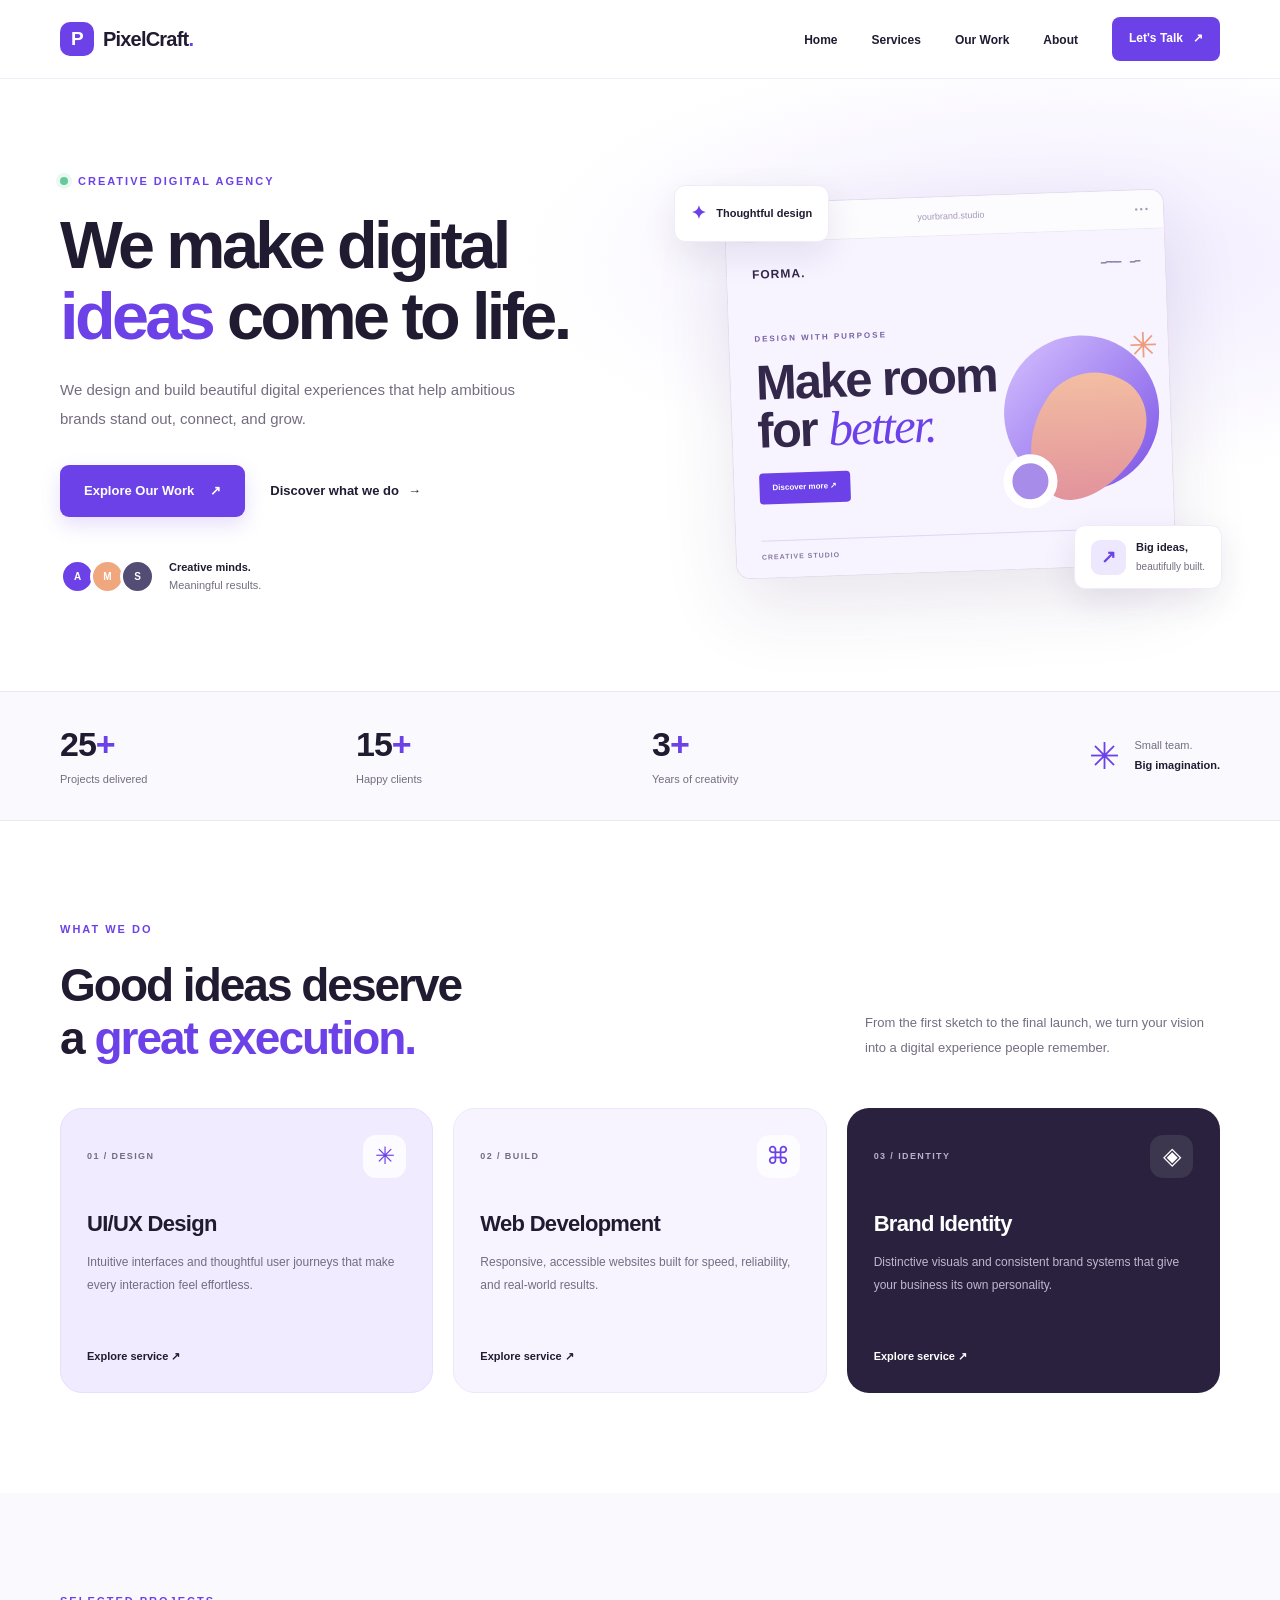
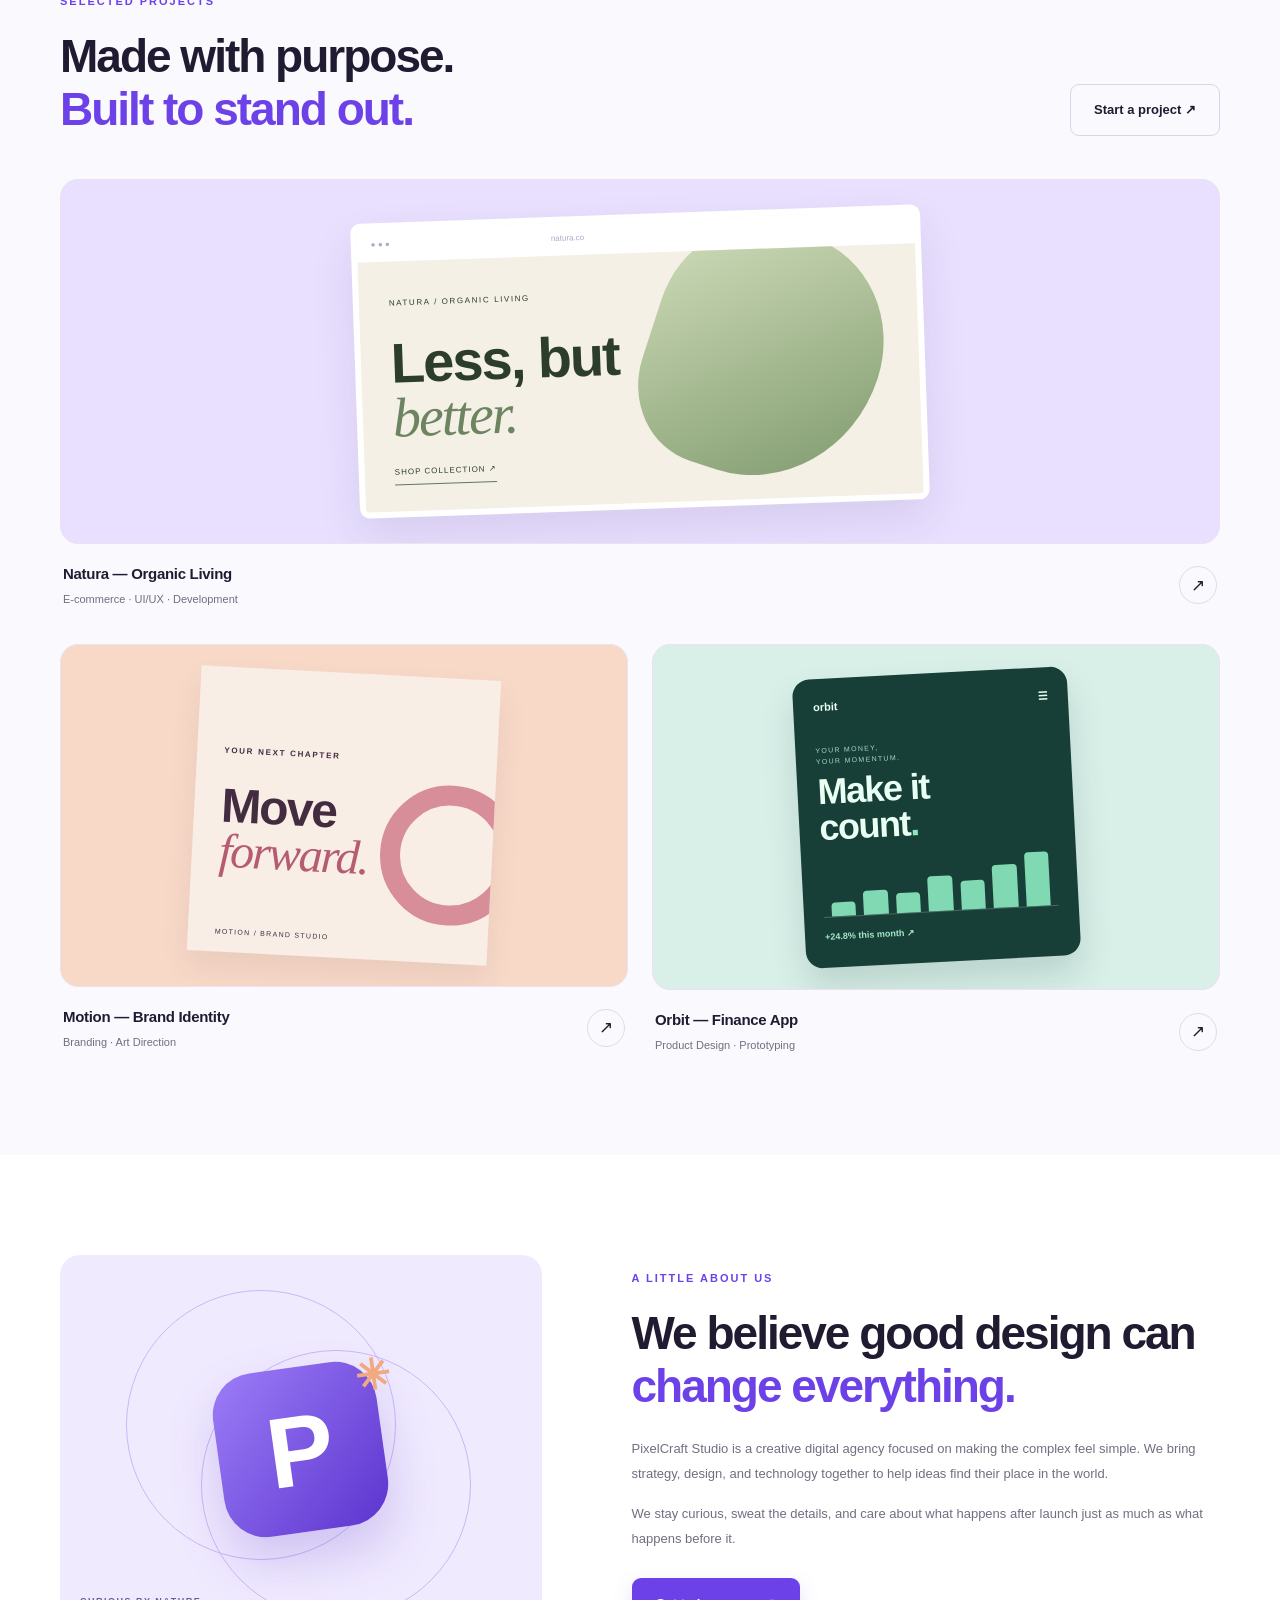
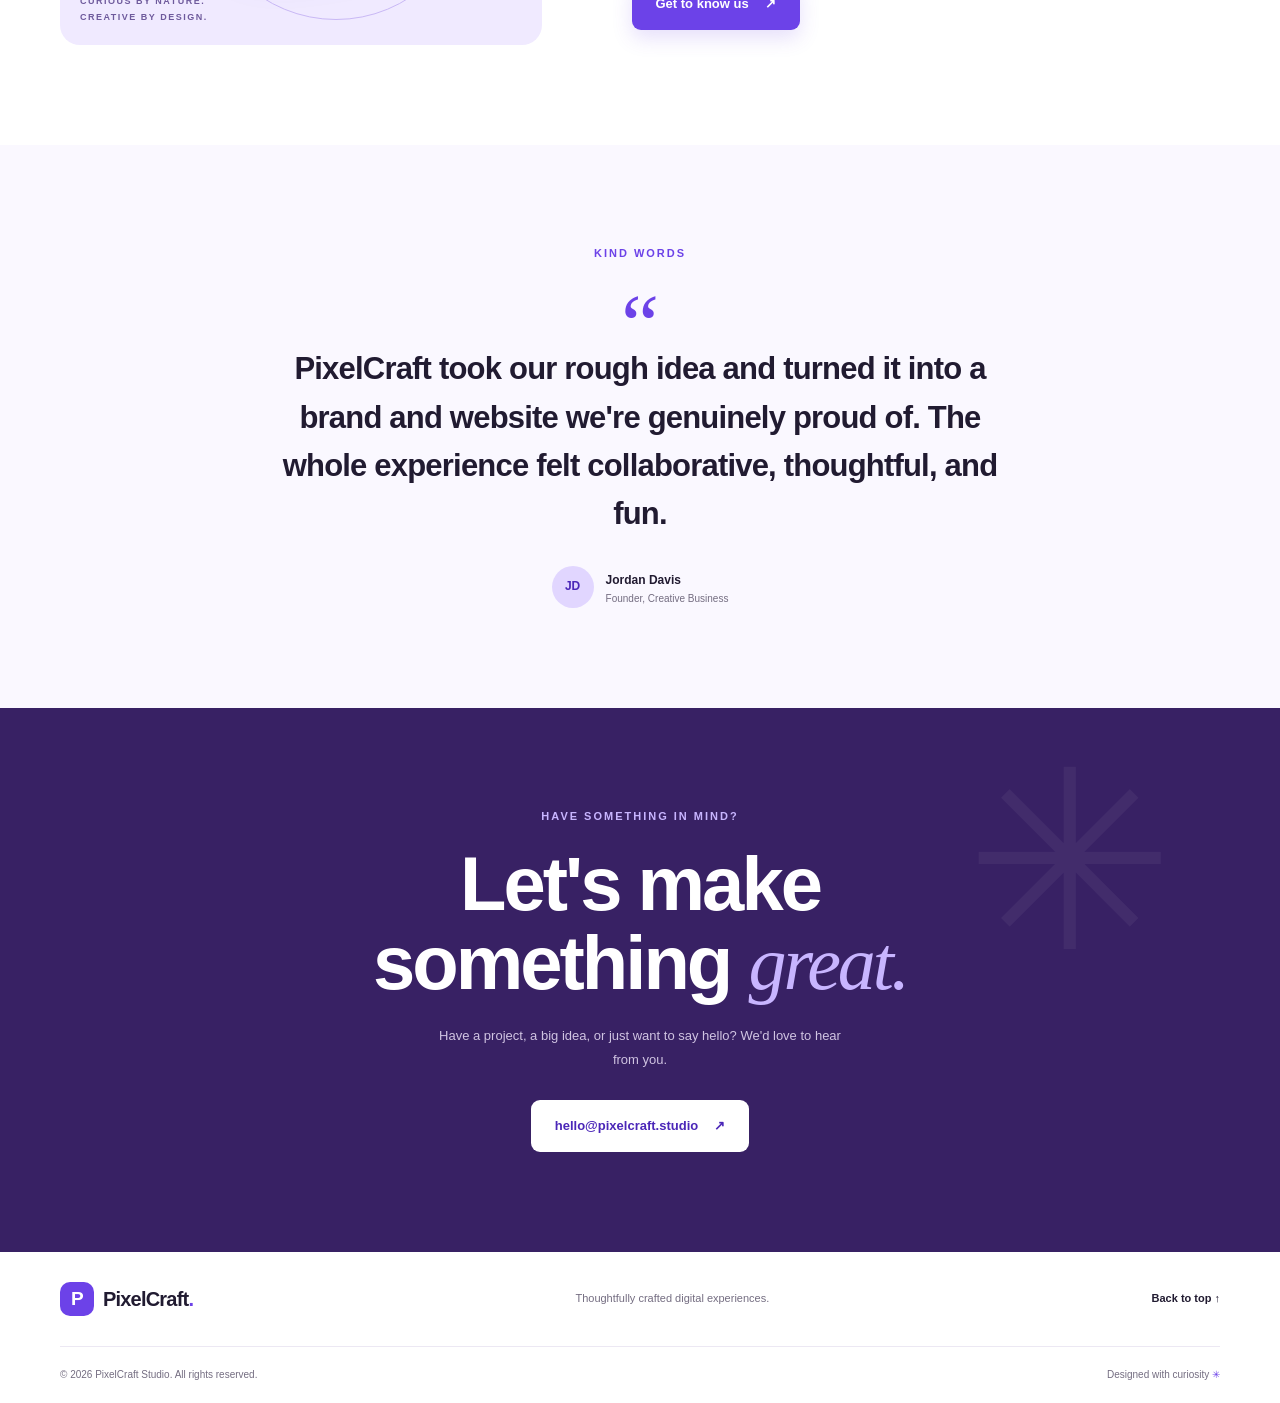
<file: business-landing-page/index.html>
<!DOCTYPE html>
<html lang="en">
<head>
    <meta charset="UTF-8">
    <meta name="viewport" content="width=device-width, initial-scale=1.0">
    <meta name="description" content="PixelCraft Studio creates beautiful websites, memorable brands, and digital experiences.">
    <title>PixelCraft Studio | Creative Digital Agency</title>

    <link rel="stylesheet" href="./css/style.css">
</head>
<body>

    <!-- Navigation -->
    <header class="site-header">
        <nav class="navbar container" aria-label="Main navigation">
            <a class="logo" href="#home">
                <span class="logo-mark">P</span>
                PixelCraft<span class="logo-dot">.</span>
            </a>

            <button class="menu-toggle"
                    id="menuToggle"
                    aria-label="Open navigation menu"
                    aria-expanded="false"
                    aria-controls="navLinks">
                <span></span>
                <span></span>
                <span></span>
            </button>

            <ul class="nav-links" id="navLinks">
                <li><a href="#home">Home</a></li>
                <li><a href="#services">Services</a></li>
                <li><a href="#work">Our Work</a></li>
                <li><a href="#about">About</a></li>
                <li><a class="nav-cta" href="#contact">Let's Talk <span>↗</span></a></li>
            </ul>
        </nav>
    </header>

    <main>
        <!-- Hero -->
        <section class="hero section" id="home">
            <div class="container hero-grid">
                <div class="hero-content reveal">
                    <p class="eyebrow">
                        <span class="status-dot"></span>
                        CREATIVE DIGITAL AGENCY
                    </p>

                    <h1>
                        We make digital
                        <span class="highlight">ideas</span>
                        come to life.
                    </h1>

                    <p class="hero-description">
                        We design and build beautiful digital experiences
                        that help ambitious brands stand out, connect, and grow.
                    </p>

                    <div class="hero-actions">
                        <a href="#work" class="button button-primary">
                            Explore Our Work <span>↗</span>
                        </a>
                        <a href="#services" class="text-link">
                            Discover what we do <span>→</span>
                        </a>
                    </div>

                    <div class="hero-proof">
                        <div class="avatar-stack" aria-hidden="true">
                            <span>A</span>
                            <span>M</span>
                            <span>S</span>
                        </div>
                        <p><strong>Creative minds.</strong><br>Meaningful results.</p>
                    </div>
                </div>

                <div class="hero-visual reveal" aria-label="Illustration of a digital design workspace">
                    <div class="visual-glow"></div>

                    <div class="floating-tag tag-top">
                        <span class="tag-icon">✦</span>
                        Thoughtful design
                    </div>

                    <div class="browser-window">
                        <div class="browser-bar">
                            <div class="browser-dots">
                                <i></i><i></i><i></i>
                            </div>
                            <span>yourbrand.studio</span>
                            <span class="browser-menu">•••</span>
                        </div>

                        <div class="mockup-content">
                            <div class="mockup-nav">
                                <span class="mockup-logo">FORMA.</span>
                                <span class="mockup-nav-lines">━━━━　━━</span>
                            </div>

                            <div class="mockup-heading">
                                <span>DESIGN WITH PURPOSE</span>
                                <h2>Make room<br>for <em>better.</em></h2>
                                <div class="mockup-button">Discover more ↗</div>
                            </div>

                            <div class="mockup-art">
                                <div class="art-circle"></div>
                                <div class="art-shape"></div>
                                <div class="art-small-circle"></div>
                                <span class="art-star">✳</span>
                            </div>

                            <div class="mockup-footer">
                                <span>CREATIVE STUDIO</span>
                                <span>EST. 2026</span>
                            </div>
                        </div>
                    </div>

                    <div class="floating-card">
                        <span class="floating-card-icon">↗</span>
                        <div>
                            <strong>Big ideas,</strong>
                            <p>beautifully built.</p>
                        </div>
                    </div>

                    <div class="floating-sparkle">✳</div>
                </div>
            </div>
        </section>

        <!-- Stats -->
        <section class="stats-section">
            <div class="container stats-grid">
                <div class="stat-item">
                    <h2>25<span>+</span></h2>
                    <p>Projects delivered</p>
                </div>
                <div class="stat-item">
                    <h2>15<span>+</span></h2>
                    <p>Happy clients</p>
                </div>
                <div class="stat-item">
                    <h2>3<span>+</span></h2>
                    <p>Years of creativity</p>
                </div>
                <div class="stat-note">
                    <span class="stat-star">✳</span>
                    <p>Small team.<br><strong>Big imagination.</strong></p>
                </div>
            </div>
        </section>

        <!-- Services -->
        <section class="section services-section" id="services">
            <div class="container">
                <div class="section-heading reveal">
                    <div>
                        <p class="eyebrow">WHAT WE DO</p>
                        <h2>Good ideas deserve<br>a <span class="highlight">great execution.</span></h2>
                    </div>
                    <p class="section-intro">
                        From the first sketch to the final launch, we turn
                        your vision into a digital experience people remember.
                    </p>
                </div>

                <div class="services-grid">
                    <article class="service-card service-purple reveal">
                        <div class="service-top">
                            <span class="service-number">01 / DESIGN</span>
                            <span class="service-icon">✳</span>
                        </div>
                        <h3>UI/UX Design</h3>
                        <p>
                            Intuitive interfaces and thoughtful user journeys
                            that make every interaction feel effortless.
                        </p>
                        <a href="#contact" class="card-link" aria-label="Discuss UI/UX design">Explore service ↗</a>
                    </article>

                    <article class="service-card service-lilac reveal">
                        <div class="service-top">
                            <span class="service-number">02 / BUILD</span>
                            <span class="service-icon">⌘</span>
                        </div>
                        <h3>Web Development</h3>
                        <p>
                            Responsive, accessible websites built for speed,
                            reliability, and real-world results.
                        </p>
                        <a href="#contact" class="card-link" aria-label="Discuss web development">Explore service ↗</a>
                    </article>

                    <article class="service-card service-dark reveal">
                        <div class="service-top">
                            <span class="service-number">03 / IDENTITY</span>
                            <span class="service-icon">◈</span>
                        </div>
                        <h3>Brand Identity</h3>
                        <p>
                            Distinctive visuals and consistent brand systems
                            that give your business its own personality.
                        </p>
                        <a href="#contact" class="card-link" aria-label="Discuss brand identity">Explore service ↗</a>
                    </article>
                </div>
            </div>
        </section>

        <!-- Selected work -->
        <section class="section work-section" id="work">
            <div class="container">
                <div class="section-heading reveal">
                    <div>
                        <p class="eyebrow">SELECTED PROJECTS</p>
                        <h2>Made with purpose.<br><span class="highlight">Built to stand out.</span></h2>
                    </div>
                    <a href="#contact" class="button button-outline">Start a project ↗</a>
                </div>

                <div class="projects-grid">
                    <article class="project-card project-large reveal">
                        <div class="project-art project-art-one">
                            <div class="project-browser">
                                <div class="project-browser-top">● ● ● <span>natura.co</span></div>
                                <div class="natura-content">
                                    <span>NATURA / ORGANIC LIVING</span>
                                    <h3>Less, but<br><em>better.</em></h3>
                                    <div class="natura-orb"></div>
                                    <span class="natura-link">SHOP COLLECTION ↗</span>
                                </div>
                            </div>
                        </div>
                        <div class="project-info">
                            <div>
                                <h3>Natura — Organic Living</h3>
                                <p>E-commerce · UI/UX · Development</p>
                            </div>
                            <span class="project-arrow">↗</span>
                        </div>
                    </article>

                    <article class="project-card reveal">
                        <div class="project-art project-art-two">
                            <div class="brand-poster">
                                <span>YOUR NEXT CHAPTER</span>
                                <h3>Move<br><em>forward.</em></h3>
                                <div class="poster-shape"></div>
                                <span class="poster-bottom">MOTION / BRAND STUDIO</span>
                            </div>
                        </div>
                        <div class="project-info">
                            <div>
                                <h3>Motion — Brand Identity</h3>
                                <p>Branding · Art Direction</p>
                            </div>
                            <span class="project-arrow">↗</span>
                        </div>
                    </article>

                    <article class="project-card reveal">
                        <div class="project-art project-art-three">
                            <div class="app-card">
                                <div class="app-top"><span>orbit</span><span>☰</span></div>
                                <p>YOUR MONEY,<br>YOUR MOMENTUM.</p>
                                <h3>Make it<br>count<span>.</span></h3>
                                <div class="app-chart">
                                    <i></i><i></i><i></i><i></i><i></i><i></i><i></i>
                                </div>
                                <span class="app-balance">+24.8% this month ↗</span>
                            </div>
                        </div>
                        <div class="project-info">
                            <div>
                                <h3>Orbit — Finance App</h3>
                                <p>Product Design · Prototyping</p>
                            </div>
                            <span class="project-arrow">↗</span>
                        </div>
                    </article>
                </div>
            </div>
        </section>

        <!-- About -->
        <section class="section about-section" id="about">
            <div class="container about-grid">
                <div class="about-visual reveal">
                    <div class="about-circle about-circle-one"></div>
                    <div class="about-circle about-circle-two"></div>
                    <div class="about-symbol">P<span>✳</span></div>
                    <div class="about-label">CURIOUS BY NATURE.<br>CREATIVE BY DESIGN.</div>
                </div>

                <div class="about-content reveal">
                    <p class="eyebrow">A LITTLE ABOUT US</p>
                    <h2>We believe good design can <span class="highlight">change everything.</span></h2>
                    <p>
                        PixelCraft Studio is a creative digital agency focused
                        on making the complex feel simple. We bring strategy,
                        design, and technology together to help ideas find their
                        place in the world.
                    </p>
                    <p>
                        We stay curious, sweat the details, and care about
                        what happens after launch just as much as what happens before it.
                    </p>
                    <a href="#contact" class="button button-primary">Get to know us <span>↗</span></a>
                </div>
            </div>
        </section>

        <!-- Testimonial -->
        <section class="testimonial-section section">
            <div class="container testimonial-inner reveal">
                <p class="eyebrow">KIND WORDS</p>
                <span class="quote-mark">“</span>
                <blockquote>
                    PixelCraft took our rough idea and turned it into a
                    brand and website we're genuinely proud of. The whole
                    experience felt collaborative, thoughtful, and fun.
                </blockquote>
                <div class="testimonial-person">
                    <div class="testimonial-avatar">JD</div>
                    <div>
                        <strong>Jordan Davis</strong>
                        <p>Founder, Creative Business</p>
                    </div>
                </div>
            </div>
        </section>

        <!-- Contact -->
        <section class="section contact-section" id="contact">
            <div class="container contact-inner reveal">
                <div class="contact-decoration">✳</div>
                <p class="eyebrow">HAVE SOMETHING IN MIND?</p>
                <h2>Let's make<br>something <span>great.</span></h2>
                <p>
                    Have a project, a big idea, or just want to say hello?
                    We'd love to hear from you.
                </p>
                <a class="button button-light" href="mailto:hello@pixelcraft.studio">
                    hello@pixelcraft.studio <span>↗</span>
                </a>
            </div>
        </section>
    </main>

    <!-- Footer -->
    <footer class="site-footer">
        <div class="container footer-main">
            <a class="logo footer-logo" href="#home">
                <span class="logo-mark">P</span>
                PixelCraft<span class="logo-dot">.</span>
            </a>
            <p>Thoughtfully crafted digital experiences.</p>
            <a href="#home" class="back-to-top">Back to top ↑</a>
        </div>
        <div class="container footer-bottom">
            <p>© 2026 PixelCraft Studio. All rights reserved.</p>
            <p>Designed with curiosity <span>✳</span></p>
        </div>
    </footer>

    <script>
        const menuToggle = document.getElementById("menuToggle");
        const navLinks = document.getElementById("navLinks");

        menuToggle.addEventListener("click", function () {
            const isOpen = navLinks.classList.toggle("is-open");
            menuToggle.classList.toggle("is-active", isOpen);
            menuToggle.setAttribute("aria-expanded", String(isOpen));
            menuToggle.setAttribute(
                "aria-label",
                isOpen ? "Close navigation menu" : "Open navigation menu"
            );
        });

        const links = navLinks.querySelectorAll("a");

        for (let i = 0; i < links.length; i++) {
            links[i].addEventListener("click", function () {
                navLinks.classList.remove("is-open");
                menuToggle.classList.remove("is-active");
                menuToggle.setAttribute("aria-expanded", "false");
                menuToggle.setAttribute("aria-label", "Open navigation menu");
            });
        }

        const revealItems = document.querySelectorAll(".reveal");

        if ("IntersectionObserver" in window) {
            const revealObserver = new IntersectionObserver(function (entries) {
                entries.forEach(function (entry) {
                    if (entry.isIntersecting) {
                        entry.target.classList.add("is-visible");
                        revealObserver.unobserve(entry.target);
                    }
                });
            }, { threshold: 0.12 });

            revealItems.forEach(function (item) {
                revealObserver.observe(item);
            });
        } else {
            revealItems.forEach(function (item) {
                item.classList.add("is-visible");
            });
        }
    </script>
</body>
</html>
</file>
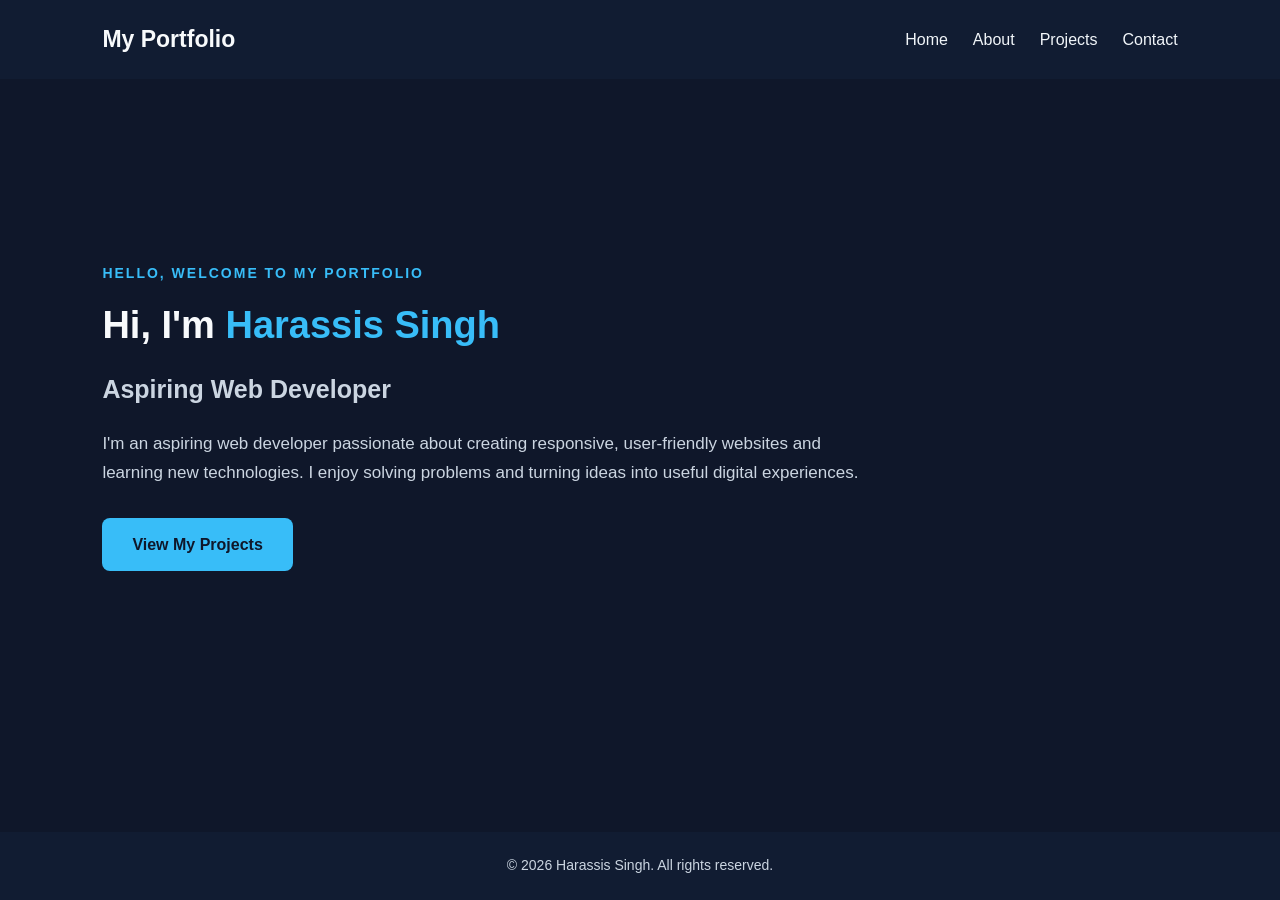
<file: portfolio-website/index.html>
<!DOCTYPE html>
<html lang="en">
<head>
    <meta charset="UTF-8">
    <meta name="viewport" content="width=device-width, initial-scale=1.0">

    <title>Harassis Singh | Portfolio</title>
    <link rel="stylesheet" href="./css/style.css">
</head>

<body>

    <!-- Navigation Bar -->
    <header class="site-header">
        <nav class="navbar">
            <a href="index.html" class="logo">My Portfolio</a>

            
<div class="nav-links">
    <a href="index.html">Home</a>
    <a href="about.html">About</a>
    <a href="projects.html">Projects</a>
    <a href="contact.html">Contact</a>
</div>
        </nav>
    </header>

    <!-- Main Content -->
    <main>
        <section class="hero">

            <p class="hero-subtitle">
                HELLO, WELCOME TO MY PORTFOLIO
            </p>

            <h1>
                Hi, I'm <span>Harassis Singh</span>
            </h1>

            <h2>Aspiring Web Developer</h2>

            <p class="hero-description">
                I'm an aspiring web developer passionate about creating
                responsive, user-friendly websites and learning new
                technologies. I enjoy solving problems and turning
                ideas into useful digital experiences.
            </p>

            <a href="projects.html" class="project-button">
                View My Projects
            </a>

        </section>
    </main>

    <!-- Footer -->
    <footer class="site-footer">
        <p>&copy; 2026 Harassis Singh. All rights reserved.</p>
    </footer>

</body>
</html>
</file>
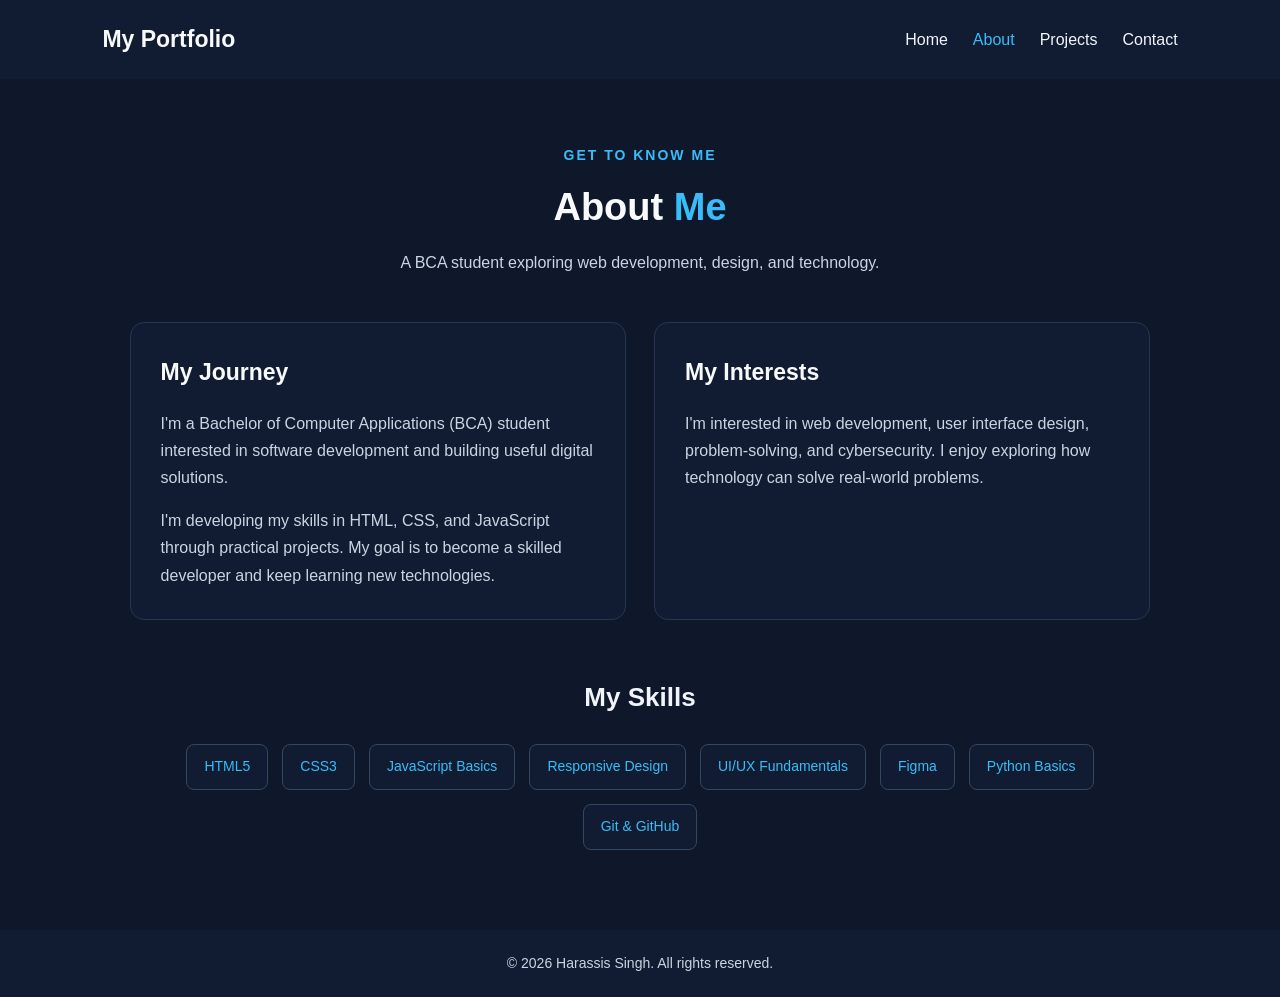
<file: portfolio-website/about.html>
<!DOCTYPE html>
<html lang="en">
<head>
    <meta charset="UTF-8">
    <meta name="viewport" content="width=device-width, initial-scale=1.0">
    <title>About Me | Harassis Singh</title>
    <link rel="stylesheet" href="css/style.css">
</head>
<body>

    <header class="site-header">
        <nav class="navbar">
            <a href="index.html" class="logo">My Portfolio</a>
            <div class="nav-links">
                <a href="index.html">Home</a>
                <a href="about.html" class="active">About</a>
                <a href="projects.html">Projects</a>
                <a href="contact.html">Contact</a>
            </div>
        </nav>
    </header>

    <main class="about-page">
        <section class="about-hero">
            <p class="section-label">GET TO KNOW ME</p>
            <h1>About <span>Me</span></h1>
            <p>A BCA student exploring web development, design, and technology.</p>
        </section>

        <section class="about-content">
            <div class="about-card">
                <h2>My Journey</h2>
                <p>
                    I'm a Bachelor of Computer Applications (BCA) student
                    interested in software development and building
                    useful digital solutions.
                </p>
                <p>
                    I'm developing my skills in HTML, CSS, and JavaScript
                    through practical projects. My goal is to become a
                    skilled developer and keep learning new technologies.
                </p>
            </div>

            <div class="about-card">
                <h2>My Interests</h2>
                <p>
                    I'm interested in web development, user interface
                    design, problem-solving, and cybersecurity. I enjoy
                    exploring how technology can solve real-world problems.
                </p>
            </div>
        </section>

        <section class="skills-section">
            <h2>My Skills</h2>
            <div class="skills-list">
                <span>HTML5</span>
                <span>CSS3</span>
                <span>JavaScript Basics</span>
                <span>Responsive Design</span>
                <span>UI/UX Fundamentals</span>
                <span>Figma</span>
                <span>Python Basics</span>
                <span>Git &amp; GitHub</span>
            </div>
        </section>
    </main>

    <footer class="site-footer">
        <p>&copy; 2026 Harassis Singh. All rights reserved.</p>
    </footer>

</body>
</html>
</file>
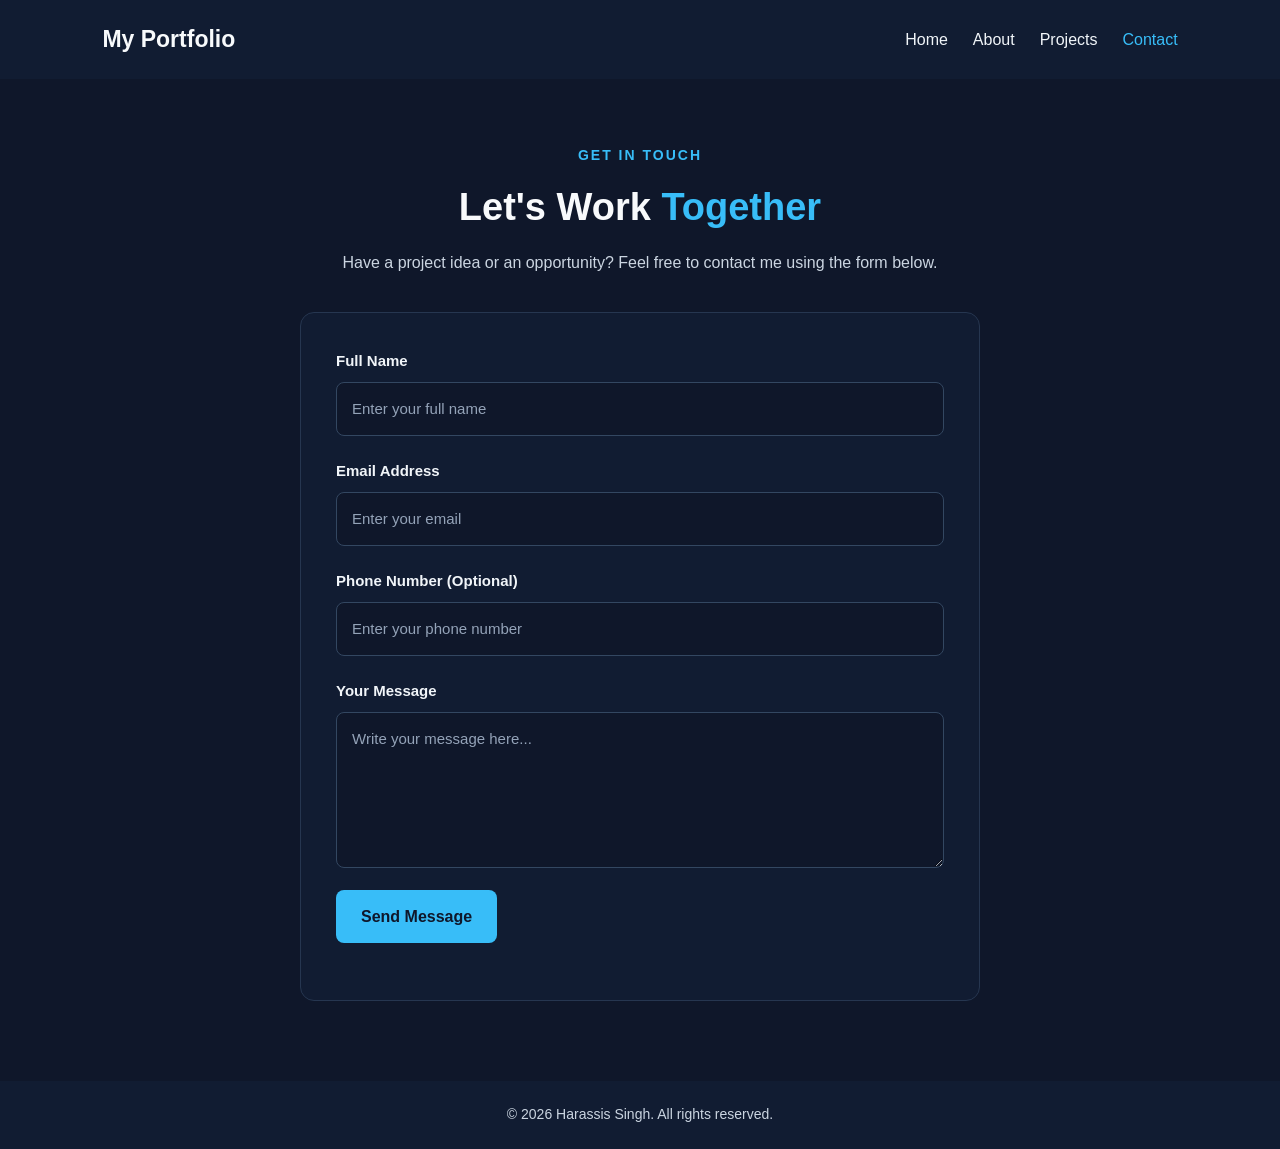
<file: portfolio-website/contact.html>
<!DOCTYPE html>
<html lang="en">
<head>
    <meta charset="UTF-8">
    <meta name="viewport" content="width=device-width, initial-scale=1.0">
    <title>Contact | Harassis Singh</title>
    <link rel="stylesheet" href="css/style.css">
</head>
<body>

    <header class="site-header">
        <nav class="navbar">
            <a href="index.html" class="logo">My Portfolio</a>
            <div class="nav-links">
                <a href="index.html">Home</a>
                <a href="about.html">About</a>
                <a href="projects.html">Projects</a>
                <a href="contact.html" class="active">Contact</a>
            </div>
        </nav>
    </header>

    <main class="contact-page">
        <section class="contact-intro">
            <p class="section-label">GET IN TOUCH</p>
            <h1>Let's Work <span>Together</span></h1>
            <p>
                Have a project idea or an opportunity?
                Feel free to contact me using the form below.
            </p>
        </section>

        <section class="contact-card">
            <form id="contactForm">
                <div class="form-group">
                    <label for="name">Full Name</label>
                    <input
                        type="text"
                        id="name"
                        name="name"
                        placeholder="Enter your full name"
                        required
                        minlength="2"
                    >
                </div>

                <div class="form-group">
                    <label for="email">Email Address</label>
                    <input
                        type="email"
                        id="email"
                        name="email"
                        placeholder="Enter your email"
                        required
                    >
                </div>

                <div class="form-group">
                    <label for="phone">Phone Number (Optional)</label>
                    <input
                        type="tel"
                        id="phone"
                        name="phone"
                        placeholder="Enter your phone number"
                    >
                </div>

                <div class="form-group">
                    <label for="message">Your Message</label>
                    <textarea
                        id="message"
                        name="message"
                        rows="5"
                        placeholder="Write your message here..."
                        required
                        minlength="10"
                    ></textarea>
                </div>

                <button type="submit" class="btn">Send Message</button>
                <p id="formStatus" aria-live="polite"></p>
            </form>
        </section>
    </main>

    <footer class="site-footer">
        <p>&copy; 2026 Harassis Singh. All rights reserved.</p>
    </footer>

    <script>
        const contactForm = document.getElementById("contactForm");
        const formStatus = document.getElementById("formStatus");

        contactForm.addEventListener("submit", function(event) {
            event.preventDefault();

            formStatus.textContent =
                "Thank you! The form passed validation. This demo does not send messages yet.";

            contactForm.reset();
        });
    </script>

</body>
</html>
</file>
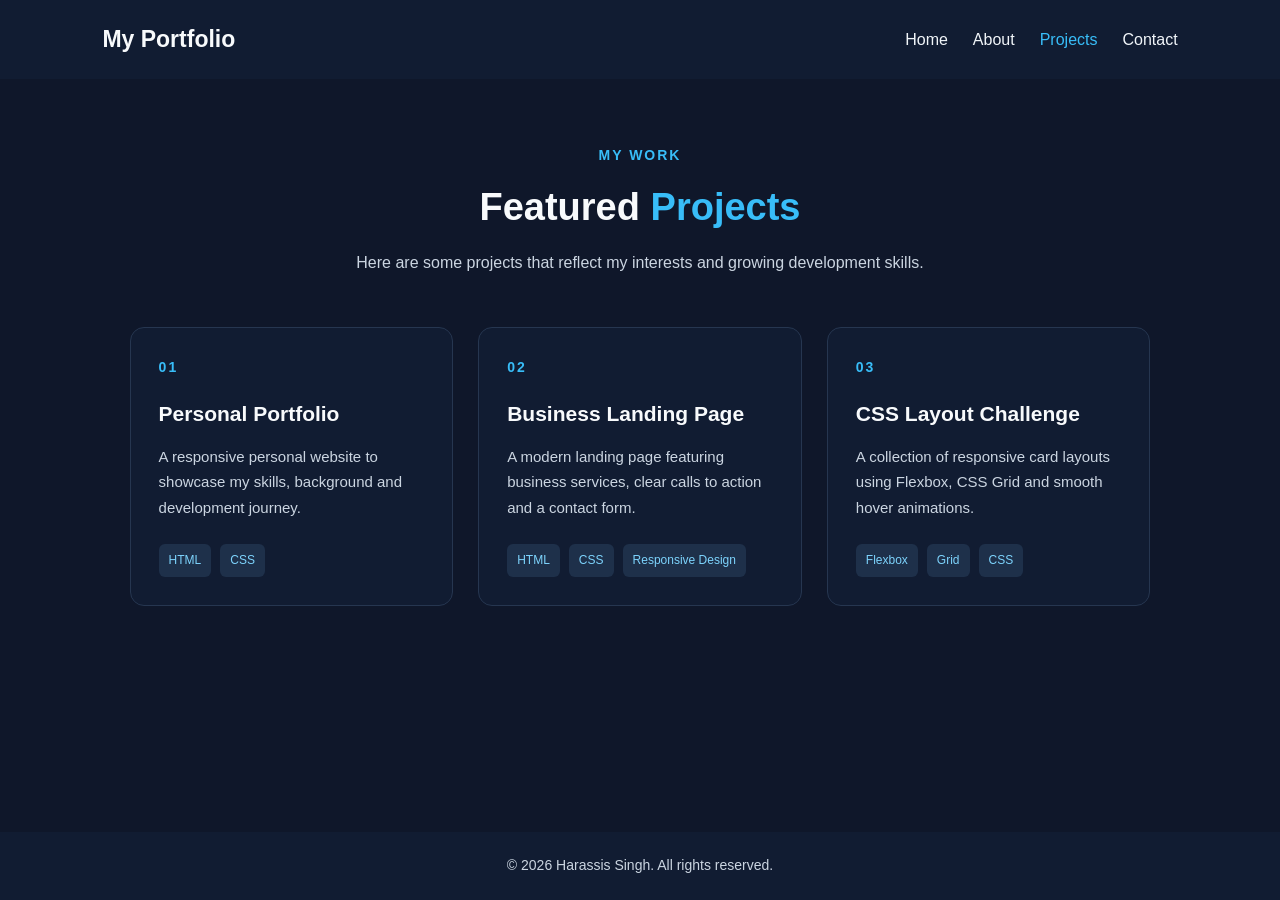
<file: portfolio-website/projects.html>
<!DOCTYPE html>
<html lang="en">
<head>
    <meta charset="UTF-8">
    <meta name="viewport" content="width=device-width, initial-scale=1.0">
    <title>Projects | Harassis Singh</title>
    <link rel="stylesheet" href="css/style.css">
</head>
<body>

    <header class="site-header">
        <nav class="navbar">
            <a href="index.html" class="logo">My Portfolio</a>
            <div class="nav-links">
                <a href="index.html">Home</a>
                <a href="about.html">About</a>
                <a href="projects.html" class="active">Projects</a>
                <a href="contact.html">Contact</a>
            </div>
        </nav>
    </header>

    <main class="projects-page">
        <section class="projects-intro">
            <p class="section-label">MY WORK</p>
            <h1>Featured <span>Projects</span></h1>
            <p>
                Here are some projects that reflect my interests
                and growing development skills.
            </p>
        </section>

        <section class="project-grid">

            <article class="project-card">
                <div class="project-number">01</div>
                <h2>Personal Portfolio</h2>
                <p>
                    A responsive personal website to showcase my
                    skills, background and development journey.
                </p>
                <div class="project-tags">
                    <span>HTML</span>
                    <span>CSS</span>
                </div>
            </article>

            <article class="project-card">
                <div class="project-number">02</div>
                <h2>Business Landing Page</h2>
                <p>
                    A modern landing page featuring business services,
                    clear calls to action and a contact form.
                </p>
                <div class="project-tags">
                    <span>HTML</span>
                    <span>CSS</span>
                    <span>Responsive Design</span>
                </div>
            </article>

            <article class="project-card">
                <div class="project-number">03</div>
                <h2>CSS Layout Challenge</h2>
                <p>
                    A collection of responsive card layouts using
                    Flexbox, CSS Grid and smooth hover animations.
                </p>
                <div class="project-tags">
                    <span>Flexbox</span>
                    <span>Grid</span>
                    <span>CSS</span>
                </div>
            </article>

        </section>
    </main>

    <footer class="site-footer">
        <p>&copy; 2026 Harassis Singh. All rights reserved.</p>
    </footer>

</body>
</html>
</file>
<file: business-landing-page/css/style.css>
/* ========================================
   PIXELCRAFT STUDIO
   Purple and white responsive design
======================================== */

:root {
    --purple: #6c42e8;
    --purple-dark: #4b27b8;
    --purple-light: #eee8ff;
    --lavender: #d9cbff;
    --ink: #211b31;
    --muted: #746d81;
    --white: #ffffff;
    --soft-bg: #faf9fd;
    --border: #ece8f3;
    --radius: 22px;
    --container: 1160px;
}

* {
    box-sizing: border-box;
    margin: 0;
    padding: 0;
}

html {
    scroll-behavior: smooth;
    scroll-padding-top: 90px;
}

body {
    font-family: Arial, Helvetica, sans-serif;
    color: var(--ink);
    background: var(--white);
    line-height: 1.6;
    overflow-x: hidden;
    -webkit-font-smoothing: antialiased;
}

img,
svg {
    max-width: 100%;
    display: block;
}

a {
    color: inherit;
    text-decoration: none;
}

button {
    font: inherit;
}

.container {
    width: min(var(--container), calc(100% - 48px));
    margin-inline: auto;
}

.section {
    padding: 100px 0;
}

.eyebrow {
    display: flex;
    align-items: center;
    gap: 10px;
    color: var(--purple);
    font-size: 11px;
    font-weight: 800;
    letter-spacing: 2px;
    margin-bottom: 20px;
}

.status-dot {
    width: 8px;
    height: 8px;
    flex: 0 0 8px;
    background: #65c99a;
    border-radius: 50%;
    box-shadow: 0 0 0 4px #65c99a22;
}

.highlight {
    color: var(--purple);
}

.button {
    display: inline-flex;
    align-items: center;
    justify-content: center;
    gap: 16px;
    min-height: 52px;
    padding: 0 23px;
    border: 1px solid transparent;
    border-radius: 9px;
    font-size: 13px;
    font-weight: 700;
    transition: background-color 0.25s ease,
                color 0.25s ease,
                border-color 0.25s ease,
                transform 0.25s ease,
                box-shadow 0.25s ease;
}

.button:hover {
    transform: translateY(-3px);
}

.button-primary {
    color: var(--white);
    background: var(--purple);
    box-shadow: 0 8px 20px #6c42e82b;
}

.button-primary:hover {
    background: var(--purple-dark);
    box-shadow: 0 12px 24px #6c42e83b;
}

.button-outline {
    color: var(--ink);
    border-color: #dcd5e9;
    background: transparent;
}

.button-outline:hover {
    color: var(--purple);
    border-color: var(--purple);
}

.button-light {
    color: var(--purple-dark);
    background: var(--white);
}

.button-light:hover {
    background: var(--purple-light);
}

.text-link {
    display: inline-flex;
    gap: 9px;
    align-items: center;
    font-size: 13px;
    font-weight: 700;
}

.text-link span,
.card-link,
.project-arrow {
    transition: transform 0.25s ease;
}

.text-link:hover span {
    transform: translateX(4px);
}

/* Navigation */

.site-header {
    position: sticky;
    top: 0;
    z-index: 100;
    background: rgba(255, 255, 255, 0.96);
    border-bottom: 1px solid rgba(236, 232, 243, 0.8);
    -webkit-backdrop-filter: blur(12px);
    backdrop-filter: blur(12px);
}

.navbar {
    min-height: 78px;
    display: flex;
    align-items: center;
    justify-content: space-between;
    gap: 30px;
}

.logo {
    display: inline-flex;
    align-items: center;
    gap: 9px;
    font-size: 20px;
    font-weight: 800;
    letter-spacing: -0.8px;
    white-space: nowrap;
}

.logo-mark {
    display: grid;
    place-items: center;
    width: 34px;
    height: 34px;
    color: var(--white);
    background: var(--purple);
    border-radius: 10px;
    font-size: 19px;
}

.logo-dot {
    color: var(--purple);
    margin-left: -9px;
}

.nav-links {
    display: flex;
    align-items: center;
    gap: 34px;
    list-style: none;
}

.nav-links a {
    font-size: 12px;
    font-weight: 700;
    transition: color 0.2s ease;
}

.nav-links a:hover {
    color: var(--purple);
}

.nav-links .nav-cta {
    display: inline-flex;
    gap: 10px;
    align-items: center;
    padding: 12px 17px;
    color: var(--white);
    background: var(--purple);
    border-radius: 8px;
}

.nav-links .nav-cta:hover {
    color: var(--white);
    background: var(--purple-dark);
}

.menu-toggle {
    display: none;
    width: 42px;
    height: 42px;
    padding: 10px;
    border: 1px solid var(--border);
    border-radius: 8px;
    background: var(--white);
    cursor: pointer;
}

.menu-toggle span {
    display: block;
    height: 2px;
    margin: 4px 0;
    background: var(--ink);
    transition: transform 0.2s ease, opacity 0.2s ease;
}

.menu-toggle.is-active span:first-child {
    transform: translateY(6px) rotate(45deg);
}

.menu-toggle.is-active span:nth-child(2) {
    opacity: 0;
}

.menu-toggle.is-active span:last-child {
    transform: translateY(-6px) rotate(-45deg);
}

/* Hero */

.hero {
    padding-top: 82px;
    padding-bottom: 85px;
    background:
        radial-gradient(ellipse at 83% 30%, #f0eaff 0%, transparent 36%),
        var(--white);
}

.hero-grid {
    display: grid;
    grid-template-columns: 1.03fr 0.97fr;
    align-items: center;
    gap: 45px;
}

.hero-content {
    position: relative;
    z-index: 2;
}

.hero h1 {
    max-width: 600px;
    font-size: clamp(42px, 5.2vw, 68px);
    line-height: 1.06;
    letter-spacing: -3.6px;
    font-weight: 800;
}

.hero-description {
    max-width: 470px;
    margin-top: 25px;
    color: var(--muted);
    font-size: 15px;
    line-height: 1.9;
}

.hero-actions {
    display: flex;
    align-items: center;
    flex-wrap: wrap;
    gap: 25px;
    margin-top: 32px;
}

.hero-proof {
    display: flex;
    align-items: center;
    gap: 14px;
    margin-top: 42px;
}

.avatar-stack {
    display: flex;
    padding-left: 5px;
}

.avatar-stack span {
    display: grid;
    place-items: center;
    width: 35px;
    height: 35px;
    margin-left: -5px;
    border: 3px solid var(--white);
    border-radius: 50%;
    color: var(--white);
    background: var(--purple);
    font-size: 10px;
    font-weight: 800;
}

.avatar-stack span:nth-child(2) {
    background: #f0a77e;
}

.avatar-stack span:nth-child(3) {
    background: #534c74;
}

.hero-proof p {
    color: var(--muted);
    font-size: 11px;
    line-height: 1.6;
}

.hero-proof strong {
    color: var(--ink);
}

.hero-visual {
    position: relative;
    display: grid;
    place-items: center;
    min-height: 445px;
    isolation: isolate;
}

.visual-glow {
    position: absolute;
    z-index: -1;
    width: 360px;
    height: 360px;
    background: #e4d8ff;
    border-radius: 50%;
    filter: blur(1px);
    opacity: 0.75;
    animation: glow-pulse 5s ease-in-out infinite alternate;
}

.browser-window {
    position: relative;
    z-index: 1;
    width: min(100%, 440px);
    overflow: hidden;
    background: var(--white);
    border: 1px solid #e4dced;
    border-radius: 14px;
    box-shadow: 0 30px 75px #3b21631d;
    transform: rotate(-2deg);
    animation: float 6s ease-in-out infinite;
}

.browser-bar {
    display: flex;
    align-items: center;
    justify-content: space-between;
    height: 39px;
    padding: 0 13px;
    color: #a49ab4;
    background: #fcfbfe;
    border-bottom: 1px solid var(--border);
    font-size: 9px;
}

.browser-dots {
    display: flex;
    gap: 4px;
}

.browser-dots i {
    width: 7px;
    height: 7px;
    border-radius: 50%;
    background: #ff9c9c;
}

.browser-dots i:nth-child(2) {
    background: #ffd47e;
}

.browser-dots i:nth-child(3) {
    background: #7bd9a8;
}

.browser-menu {
    letter-spacing: 2px;
}

.mockup-content {
    position: relative;
    min-height: 335px;
    overflow: hidden;
    padding: 23px 25px 15px;
    color: #33274a;
    background: #f7f3ff;
}

.mockup-nav,
.mockup-footer {
    position: relative;
    z-index: 2;
    display: flex;
    justify-content: space-between;
    align-items: center;
}

.mockup-logo {
    font-size: 12px;
    font-weight: 900;
    letter-spacing: 1px;
}

.mockup-nav-lines {
    color: #8e80a5;
    font-size: 9px;
}

.mockup-heading {
    position: relative;
    z-index: 2;
    margin-top: 39px;
}

.mockup-heading > span {
    color: #7961a9;
    font-size: 8px;
    font-weight: 800;
    letter-spacing: 2px;
}

.mockup-heading h2 {
    margin-top: 9px;
    font-size: clamp(36px, 4vw, 49px);
    line-height: 0.98;
    letter-spacing: -2px;
}

.mockup-heading h2 em {
    color: var(--purple);
    font-family: Georgia, serif;
    font-weight: 400;
}

.mockup-button {
    display: inline-block;
    margin-top: 18px;
    padding: 9px 13px;
    color: var(--white);
    background: var(--purple);
    border-radius: 4px;
    font-size: 8px;
    font-weight: 700;
}

.mockup-art {
    position: absolute;
    top: 88px;
    right: -4px;
    width: 48%;
    height: 210px;
}

.art-circle {
    position: absolute;
    top: 16px;
    right: 15px;
    width: 155px;
    height: 155px;
    border-radius: 50%;
    background: linear-gradient(135deg, #d6c2ff, #7a52e6);
}

.art-shape {
    position: absolute;
    top: 49px;
    right: 37px;
    width: 105px;
    height: 135px;
    background: linear-gradient(145deg, #f6c6a3, #df8b9b);
    border-radius: 55% 45% 45% 55% / 42% 40% 60% 58%;
    transform: rotate(35deg);
}

.art-small-circle {
    position: absolute;
    top: 133px;
    right: 119px;
    width: 54px;
    height: 54px;
    border: 9px solid #fff;
    border-radius: 50%;
    background: #a88ce9;
}

.art-star {
    position: absolute;
    top: 0;
    right: 14px;
    color: #ed9c7d;
    font-size: 35px;
}

.mockup-footer {
    position: absolute;
    right: 25px;
    bottom: 15px;
    left: 25px;
    padding-top: 10px;
    border-top: 1px solid #e0d6f1;
    color: #877a9f;
    font-size: 7px;
    font-weight: 800;
    letter-spacing: 1px;
}

.floating-tag,
.floating-card {
    position: absolute;
    z-index: 3;
    display: flex;
    align-items: center;
    gap: 10px;
    padding: 13px 16px;
    background: var(--white);
    border: 1px solid #f0ebf7;
    border-radius: 11px;
    box-shadow: 0 12px 35px #2d164b17;
    font-size: 11px;
    font-weight: 700;
}

.tag-top {
    top: 24px;
    left: -5px;
    animation: float 5s ease-in-out infinite reverse;
}

.tag-icon {
    color: var(--purple);
    font-size: 18px;
}

.floating-card {
    right: -2px;
    bottom: 17px;
    animation: float 5.5s ease-in-out infinite;
}

.floating-card-icon {
    display: grid;
    place-items: center;
    width: 35px;
    height: 35px;
    color: var(--purple);
    background: var(--purple-light);
    border-radius: 9px;
    font-size: 18px;
}

.floating-card p {
    margin-top: 2px;
    color: var(--muted);
    font-size: 10px;
    font-weight: 400;
}

.floating-sparkle {
    position: absolute;
    right: 12%;
    top: 7%;
    color: var(--purple);
    font-size: 31px;
    animation: spin 15s linear infinite;
}

/* Stats */

.stats-section {
    border-top: 1px solid var(--border);
    border-bottom: 1px solid var(--border);
    background: var(--soft-bg);
}

.stats-grid {
    display: grid;
    grid-template-columns: repeat(4, 1fr);
    align-items: center;
    gap: 24px;
    padding-top: 32px;
    padding-bottom: 32px;
}

.stat-item h2 {
    font-size: 34px;
    line-height: 1.2;
    letter-spacing: -1px;
}

.stat-item h2 span {
    color: var(--purple);
}

.stat-item p,
.stat-note p {
    margin-top: 6px;
    color: var(--muted);
    font-size: 11px;
}

.stat-note {
    display: flex;
    align-items: center;
    gap: 14px;
    justify-self: end;
}

.stat-star {
    color: var(--purple);
    font-size: 37px;
}

.stat-note p {
    margin-top: 0;
    line-height: 1.8;
}

.stat-note strong {
    color: var(--ink);
}

/* Shared section headings */

.section-heading {
    display: flex;
    align-items: end;
    justify-content: space-between;
    gap: 35px;
    margin-bottom: 43px;
}

.section-heading h2,
.about-content h2 {
    font-size: clamp(32px, 4vw, 46px);
    line-height: 1.15;
    letter-spacing: -2px;
}

.section-intro {
    max-width: 355px;
    padding-bottom: 4px;
    color: var(--muted);
    font-size: 13px;
    line-height: 1.9;
}

/* Services */

.services-section {
    background: var(--white);
}

.services-grid {
    display: grid;
    grid-template-columns: repeat(3, minmax(0, 1fr));
    gap: 20px;
}

.service-card {
    display: flex;
    flex-direction: column;
    align-items: flex-start;
    min-height: 285px;
    padding: 26px;
    border: 1px solid transparent;
    border-radius: var(--radius);
    transition: transform 0.3s ease, box-shadow 0.3s ease;
}

.service-card:hover {
    transform: translateY(-7px);
    box-shadow: 0 18px 40px #38205d12;
}

.service-purple {
    background: #f1ebff;
    border-color: #e8deff;
}

.service-lilac {
    background: #f8f4ff;
    border-color: #eee7fb;
}

.service-dark {
    color: var(--white);
    background: #29213d;
}

.service-top {
    display: flex;
    width: 100%;
    align-items: center;
    justify-content: space-between;
}

.service-number {
    color: var(--muted);
    font-size: 9px;
    font-weight: 800;
    letter-spacing: 1.4px;
}

.service-dark .service-number {
    color: #b9afce;
}

.service-icon {
    display: grid;
    place-items: center;
    width: 43px;
    height: 43px;
    color: var(--purple);
    background: #ffffffc9;
    border-radius: 13px;
    font-size: 24px;
}

.service-dark .service-icon {
    color: var(--white);
    background: #ffffff18;
}

.service-card h3 {
    margin-top: 28px;
    font-size: 22px;
    letter-spacing: -0.7px;
}

.service-card > p {
    margin-top: 10px;
    color: var(--muted);
    font-size: 12px;
    line-height: 1.9;
}

.service-dark > p {
    color: #c0b8ce;
}

.card-link {
    display: inline-block;
    margin-top: auto;
    padding-top: 23px;
    font-size: 11px;
    font-weight: 800;
}

.card-link:hover {
    color: var(--purple);
    transform: translateX(3px);
}

.service-dark .card-link:hover {
    color: #c6b3ff;
}

/* Projects */

.work-section {
    background: var(--soft-bg);
}

.projects-grid {
    display: grid;
    grid-template-columns: repeat(2, minmax(0, 1fr));
    gap: 35px 24px;
}

.project-card {
    min-width: 0;
}

.project-large {
    grid-column: 1 / -1;
}

.project-art {
    display: grid;
    place-items: center;
    min-height: 290px;
    padding: 28px;
    overflow: hidden;
    border: 1px solid #e9e2f2;
    border-radius: 18px;
    transition: transform 0.3s ease;
}

.project-card:hover .project-art {
    transform: translateY(-4px);
}

.project-art-one {
    min-height: 365px;
    background: #e9e0ff;
}

.project-browser {
    width: min(100%, 570px);
    overflow: hidden;
    border: 6px solid #fff;
    border-radius: 10px;
    background: #fbf8f1;
    box-shadow: 0 20px 45px #38205d19;
    transform: rotate(-2deg);
}

.project-browser-top {
    padding: 10px 14px;
    color: #b3a6c8;
    background: #fff;
    font-size: 8px;
}

.project-browser-top span {
    margin-left: 30%;
}

.natura-content {
    position: relative;
    min-height: 230px;
    padding: 26px 30px;
    overflow: hidden;
    color: #2d3d2c;
    background: #f4f0e6;
}

.natura-content > span:first-child {
    position: relative;
    z-index: 2;
    font-size: 8px;
    letter-spacing: 1.6px;
}

.natura-content h3 {
    position: relative;
    z-index: 2;
    margin-top: 24px;
    font-size: clamp(34px, 5vw, 56px);
    line-height: 0.95;
    letter-spacing: -2px;
}

.natura-content h3 em {
    color: #6c8460;
    font-family: Georgia, serif;
    font-weight: 400;
}

.natura-orb {
    position: absolute;
    top: -20px;
    right: 7%;
    width: 230px;
    height: 250px;
    border-radius: 48% 52% 62% 38%;
    background: linear-gradient(140deg, #d3dfbd, #7d986b);
    transform: rotate(20deg);
}

.natura-link {
    position: relative;
    z-index: 2;
    display: inline-block;
    margin-top: 22px;
    padding-bottom: 5px;
    border-bottom: 1px solid #64775a;
    font-size: 8px;
    letter-spacing: 1px;
}

.project-art-two {
    background: #f8d9c8;
}

.brand-poster {
    position: relative;
    display: flex;
    flex-direction: column;
    justify-content: center;
    width: min(100%, 300px);
    min-height: 285px;
    padding: 27px;
    overflow: hidden;
    color: #432b40;
    background: #f9eee6;
    box-shadow: 0 15px 30px #492c4215;
    transform: rotate(3deg);
}

.brand-poster > span:first-child {
    position: relative;
    z-index: 2;
    font-size: 8px;
    font-weight: 800;
    letter-spacing: 1.7px;
}

.brand-poster h3 {
    position: relative;
    z-index: 2;
    margin-top: 25px;
    font-size: 48px;
    line-height: 0.95;
    letter-spacing: -2px;
}

.brand-poster h3 em {
    color: #b65c72;
    font-family: Georgia, serif;
    font-weight: 400;
}

.poster-shape {
    position: absolute;
    right: -28px;
    bottom: 38px;
    width: 140px;
    height: 140px;
    border: 20px solid #d78e99;
    border-radius: 50%;
}

.poster-bottom {
    position: absolute;
    bottom: 15px;
    left: 27px;
    font-size: 7px;
    letter-spacing: 1.3px;
}

.project-art-three {
    background: #d9f0e9;
}

.app-card {
    width: min(100%, 275px);
    min-height: 285px;
    padding: 20px;
    color: #e9fff4;
    background: #173f37;
    border-radius: 17px;
    box-shadow: 0 20px 35px #173f3728;
    transform: rotate(-3deg);
}

.app-top {
    display: flex;
    justify-content: space-between;
    font-size: 11px;
    font-weight: 800;
}

.app-card > p {
    margin-top: 28px;
    color: #a3d8c2;
    font-size: 7px;
    letter-spacing: 1.3px;
}

.app-card h3 {
    margin-top: 7px;
    font-size: 36px;
    line-height: 1;
    letter-spacing: -1.5px;
}

.app-card h3 span {
    color: #8de5bd;
}

.app-chart {
    display: flex;
    align-items: end;
    gap: 8px;
    height: 55px;
    margin-top: 17px;
    padding: 0 8px;
    border-bottom: 1px solid #ffffff35;
}

.app-chart i {
    flex: 1;
    background: #80d9b2;
    border-radius: 4px 4px 0 0;
}

.app-chart i:nth-child(1) { height: 25%; }
.app-chart i:nth-child(2) { height: 44%; }
.app-chart i:nth-child(3) { height: 37%; }
.app-chart i:nth-child(4) { height: 65%; }
.app-chart i:nth-child(5) { height: 53%; }
.app-chart i:nth-child(6) { height: 79%; }
.app-chart i:nth-child(7) { height: 100%; }

.app-balance {
    display: inline-block;
    margin-top: 12px;
    color: #a6e7ca;
    font-size: 9px;
    font-weight: 700;
}

.project-info {
    display: flex;
    align-items: center;
    justify-content: space-between;
    gap: 15px;
    padding: 18px 3px 0;
}

.project-info h3 {
    font-size: 15px;
    letter-spacing: -0.3px;
}

.project-info p {
    margin-top: 5px;
    color: var(--muted);
    font-size: 11px;
}

.project-arrow {
    display: grid;
    place-items: center;
    flex: 0 0 38px;
    width: 38px;
    height: 38px;
    border: 1px solid #e2dbea;
    border-radius: 50%;
    font-size: 17px;
}

.project-card:hover .project-arrow {
    color: var(--white);
    background: var(--purple);
    border-color: var(--purple);
    transform: rotate(45deg);
}

/* About */

.about-section {
    overflow: hidden;
    background: var(--white);
}

.about-grid {
    display: grid;
    grid-template-columns: 0.9fr 1.1fr;
    align-items: center;
    gap: 90px;
}

.about-visual {
    position: relative;
    display: grid;
    place-items: center;
    min-height: 390px;
    overflow: hidden;
    background: #f0eaff;
    border-radius: 20px;
}

.about-circle {
    position: absolute;
    width: 270px;
    height: 270px;
    border: 1px solid #c9b8f5;
    border-radius: 50%;
}

.about-circle-one {
    transform: translate(-40px, -25px);
}

.about-circle-two {
    transform: translate(35px, 35px);
}

.about-symbol {
    position: relative;
    display: grid;
    place-items: center;
    width: 165px;
    height: 165px;
    color: var(--white);
    background: linear-gradient(135deg, #9c7df7, #5c34cf);
    border-radius: 42px;
    box-shadow: 0 25px 50px #6944c33d;
    font-size: 100px;
    font-weight: 800;
    transform: rotate(-8deg);
}

.about-symbol span {
    position: absolute;
    top: -15px;
    right: -17px;
    color: #f1a97f;
    font-size: 42px;
    animation: spin 18s linear infinite;
}

.about-label {
    position: absolute;
    bottom: 20px;
    left: 20px;
    color: #6e5a9c;
    font-size: 9px;
    font-weight: 800;
    letter-spacing: 1.5px;
    line-height: 1.8;
}

.about-content h2 {
    margin-bottom: 23px;
}

.about-content > p:not(.eyebrow) {
    margin-top: 14px;
    color: var(--muted);
    font-size: 13px;
    line-height: 1.95;
}

.about-content .button {
    margin-top: 27px;
}

/* Testimonial */

.testimonial-section {
    background: #faf8ff;
    text-align: center;
}

.testimonial-inner {
    max-width: 760px;
    margin-inline: auto;
}

.testimonial-inner .eyebrow {
    justify-content: center;
}

.quote-mark {
    display: block;
    height: 63px;
    color: var(--purple);
    font-family: Georgia, serif;
    font-size: 85px;
    line-height: 1;
}

.testimonial-inner blockquote {
    font-size: clamp(22px, 3vw, 31px);
    line-height: 1.55;
    letter-spacing: -0.8px;
    font-weight: 700;
}

.testimonial-person {
    display: flex;
    justify-content: center;
    align-items: center;
    gap: 12px;
    margin-top: 28px;
    text-align: left;
}

.testimonial-avatar {
    display: grid;
    place-items: center;
    width: 42px;
    height: 42px;
    color: var(--purple-dark);
    background: #e1d6ff;
    border-radius: 50%;
    font-size: 12px;
    font-weight: 800;
}

.testimonial-person strong {
    font-size: 12px;
}

.testimonial-person p {
    color: var(--muted);
    font-size: 10px;
}

/* Contact */

.contact-section {
    position: relative;
    overflow: hidden;
    color: var(--white);
    background: #382164;
}

.contact-inner {
    position: relative;
    z-index: 1;
    text-align: center;
}

.contact-inner .eyebrow {
    justify-content: center;
    color: #c8b5ff;
}

.contact-inner h2 {
    font-size: clamp(45px, 7vw, 76px);
    line-height: 1.03;
    letter-spacing: -3px;
}

.contact-inner h2 span {
    color: #c8b5ff;
    font-family: Georgia, serif;
    font-weight: 400;
    font-style: italic;
}

.contact-inner > p:not(.eyebrow) {
    max-width: 420px;
    margin: 22px auto 27px;
    color: #d0c4e2;
    font-size: 13px;
    line-height: 1.9;
}

.contact-decoration {
    position: absolute;
    top: -70px;
    right: 4%;
    color: #ffffff0d;
    font-size: 250px;
    line-height: 1;
    pointer-events: none;
    animation: spin 35s linear infinite;
}

/* Footer */

.site-footer {
    background: var(--white);
}

.footer-main {
    display: flex;
    align-items: center;
    justify-content: space-between;
    gap: 20px;
    padding-top: 30px;
    padding-bottom: 30px;
}

.footer-main > p {
    color: var(--muted);
    font-size: 11px;
}

.back-to-top {
    font-size: 11px;
    font-weight: 700;
}

.back-to-top:hover {
    color: var(--purple);
}

.footer-bottom {
    display: flex;
    align-items: center;
    justify-content: space-between;
    gap: 15px;
    padding-top: 20px;
    padding-bottom: 20px;
    border-top: 1px solid var(--border);
}

.footer-bottom p {
    color: var(--muted);
    font-size: 10px;
}

.footer-bottom span {
    color: var(--purple);
}

/* Animations */

@keyframes float {
    0%, 100% {
        transform: translateY(0) rotate(-2deg);
    }
    50% {
        transform: translateY(-10px) rotate(-1deg);
    }
}

@keyframes glow-pulse {
    from {
        transform: scale(0.95);
        opacity: 0.55;
    }
    to {
        transform: scale(1.08);
        opacity: 0.85;
    }
}

@keyframes spin {
    from {
        transform: rotate(0deg);
    }
    to {
        transform: rotate(360deg);
    }
}

.reveal {
    opacity: 0;
    transform: translateY(22px);
    transition: opacity 0.7s ease, transform 0.7s ease;
}

.reveal.is-visible {
    opacity: 1;
    transform: translateY(0);
}

/* Tablet */

@media (max-width: 950px) {
    .section {
        padding: 80px 0;
    }

    .hero {
        padding-top: 65px;
        padding-bottom: 70px;
    }

    .hero-grid {
        grid-template-columns: 1fr 0.9fr;
        gap: 25px;
    }

    .hero h1 {
        font-size: clamp(39px, 5.5vw, 55px);
        letter-spacing: -2.5px;
    }

    .hero-visual {
        min-height: 380px;
    }

    .visual-glow {
        width: 290px;
        height: 290px;
    }

    .mockup-content {
        min-height: 290px;
        padding-right: 17px;
        padding-left: 17px;
    }

    .mockup-art {
        transform: scale(0.78);
        transform-origin: top right;
    }

    .mockup-footer {
        right: 17px;
        left: 17px;
    }

    .nav-links {
        gap: 20px;
    }

    .about-grid {
        gap: 45px;
    }

    .about-visual {
        min-height: 340px;
    }

    .service-card {
        padding: 22px;
    }
}

/* Mobile navigation and layout */

@media (max-width: 700px) {
    .container {
        width: calc(100% - 36px);
    }

    .section {
        padding: 68px 0;
    }

    .navbar {
        min-height: 70px;
    }

    .menu-toggle {
        display: block;
    }

    .nav-links {
        position: absolute;
        top: 69px;
        right: 0;
        left: 0;
        display: none;
        flex-direction: column;
        align-items: stretch;
        gap: 0;
        padding: 12px 18px 20px;
        background: var(--white);
        border-bottom: 1px solid var(--border);
        box-shadow: 0 15px 25px #2813400d;
    }

    .nav-links.is-open {
        display: flex;
    }

    .nav-links li a {
        display: flex;
        align-items: center;
        justify-content: space-between;
        padding: 14px 5px;
    }

    .nav-links .nav-cta {
        justify-content: center;
        margin-top: 7px;
    }

    .hero {
        padding-top: 52px;
        padding-bottom: 58px;
    }

    .hero-grid {
        grid-template-columns: 1fr;
        gap: 32px;
    }

    .hero h1 {
        max-width: 520px;
        font-size: clamp(42px, 10vw, 60px);
        letter-spacing: -2.6px;
    }

    .hero-description {
        font-size: 14px;
    }

    .hero-actions {
        gap: 20px;
    }

    .hero-visual {
        width: 100%;
        min-height: 360px;
        max-width: 510px;
        margin-inline: auto;
    }

    .browser-window {
        width: 88%;
    }

    .mockup-content {
        min-height: 280px;
    }

    .tag-top {
        left: 0;
    }

    .floating-card {
        right: 0;
        bottom: 5px;
    }

    .stats-grid {
        grid-template-columns: repeat(2, minmax(0, 1fr));
        gap: 28px 20px;
        padding-top: 28px;
        padding-bottom: 28px;
    }

    .stat-note {
        justify-self: start;
    }

    .section-heading {
        align-items: flex-start;
        flex-direction: column;
        gap: 18px;
        margin-bottom: 30px;
    }

    .section-heading h2,
    .about-content h2 {
        font-size: clamp(32px, 8vw, 43px);
        letter-spacing: -1.7px;
    }

    .section-intro {
        max-width: 500px;
    }

    .services-grid {
        grid-template-columns: 1fr;
        gap: 15px;
    }

    .service-card {
        min-height: 250px;
        padding: 25px;
    }

    .service-card h3 {
        margin-top: 20px;
    }

    .service-card > p {
        max-width: 420px;
    }

    .projects-grid {
        grid-template-columns: 1fr;
        gap: 28px;
    }

    .project-large {
        grid-column: auto;
    }

    .project-art,
    .project-art-one {
        min-height: 290px;
        padding: 18px;
    }

    .natura-content {
        min-height: 215px;
        padding: 24px 20px;
    }

    .natura-orb {
        right: -50px;
        width: 185px;
        height: 200px;
    }

    .about-grid {
        grid-template-columns: 1fr;
        gap: 35px;
    }

    .about-visual {
        min-height: 310px;
    }

    .about-content {
        max-width: 560px;
    }

    .testimonial-inner blockquote {
        font-size: 23px;
    }

    .contact-inner h2 {
        font-size: clamp(45px, 11vw, 65px);
        letter-spacing: -2px;
    }

    .contact-decoration {
        top: -20px;
        right: -10%;
        font-size: 180px;
    }

    .footer-main {
        align-items: flex-start;
        flex-direction: column;
        gap: 12px;
    }

    .footer-bottom {
        align-items: flex-start;
        flex-direction: column;
        gap: 8px;
    }
}

/* Small phones */

@media (max-width: 380px) {
    .container {
        width: calc(100% - 28px);
    }

    .logo {
        font-size: 18px;
    }

    .hero h1 {
        font-size: 40px;
    }

    .hero-actions {
        align-items: flex-start;
        flex-direction: column;
    }

    .hero-visual {
        min-height: 315px;
    }

    .mockup-content {
        min-height: 250px;
        padding: 18px 13px;
    }

    .mockup-heading {
        margin-top: 32px;
    }

    .mockup-heading h2 {
        font-size: 34px;
    }

    .mockup-art {
        top: 90px;
        transform: scale(0.62);
    }

    .floating-tag,
    .floating-card {
        padding: 10px;
        font-size: 9px;
    }

    .stats-grid {
        gap: 22px 12px;
    }

    .stat-item h2 {
        font-size: 29px;
    }

    .project-art,
    .project-art-one {
        min-height: 250px;
        padding: 12px;
    }

    .natura-content {
        min-height: 190px;
    }

    .natura-content h3 {
        font-size: 35px;
    }

    .brand-poster {
        min-height: 245px;
    }

    .app-card {
        min-height: 260px;
    }
}

/* Respect reduced-motion preferences */

@media (prefers-reduced-motion: reduce) {
    *,
    *::before,
    *::after {
        scroll-behavior: auto !important;
        animation-duration: 0.01ms !important;
        animation-iteration-count: 1 !important;
        transition-duration: 0.01ms !important;
    }

    .reveal {
        opacity: 1;
        transform: none;
    }
}
</file>
<file: portfolio-website/css/style.css>
/* =========================
   GENERAL RESET
========================= */
* {
    margin: 0;
    padding: 0;
    box-sizing: border-box;
}

body {
    font-family: Arial, Helvetica, sans-serif;
    background: #0f172a;
    color: #f1f5f9;
    min-height: 100vh;
    display: flex;
    flex-direction: column;
    line-height: 1.7;
}

p {
    color: #cbd5e1;
}

/* =========================
   NAVIGATION
========================= */
.site-header {
    background: #111c32;
    padding: 20px 8%;
}

.navbar {
    display: flex;
    justify-content: space-between;
    align-items: center;
    gap: 30px;
}

.logo {
    color: #f8fafc;
    font-size: 23px;
    font-weight: bold;
    text-decoration: none;
    white-space: nowrap;
}

.nav-links {
    display: flex !important;
    flex-direction: row !important;
    align-items: center;
    flex-wrap: wrap;
    gap: 25px !important;
    list-style: none;
}

.nav-links a {
    display: inline-block;
    color: #f1f5f9;
    text-decoration: none;
    white-space: nowrap;
    transition: color 0.25s ease;
}

.nav-links a:hover,
.nav-links a.active {
    color: #38bdf8;
}

/* =========================
   HOME PAGE
========================= */
main {
    flex: 1;
}

.hero {
    min-height: 75vh;
    display: flex;
    flex-direction: column;
    align-items: flex-start;
    justify-content: center;
    padding: 70px 8%;
}

.hero-subtitle,
.section-label {
    color: #38bdf8;
    font-size: 14px;
    font-weight: bold;
    letter-spacing: 2px;
    margin-bottom: 16px;
}

.hero h1,
.about-hero h1,
.projects-intro h1,
.contact-intro h1 {
    color: #f8fafc;
    font-size: 38px;
    line-height: 1.25;
    margin-bottom: 18px;
}

.hero h1 span,
.about-hero h1 span,
.projects-intro h1 span,
.contact-intro h1 span {
    color: #38bdf8;
}

.hero h2 {
    color: #cbd5e1;
    font-size: 25px;
    margin-bottom: 20px;
}

.hero-description {
    max-width: 780px;
    font-size: 17px;
    margin-bottom: 30px;
}

.project-button {
    display: inline-block;
    padding: 13px 30px;
    background: #38bdf8;
    color: #0f172a;
    border: none;
    border-radius: 8px;
    font-size: 16px;
    font-weight: bold;
    text-decoration: none;
    box-shadow: none;
}

.project-button::before,
.project-button::after {
    content: none;
    display: none;
}

/* =========================
   ABOUT PAGE
========================= */
.about-page,
.projects-page,
.contact-page {
    width: 100%;
    max-width: 1200px;
    margin: 0 auto;
    padding: 65px 7% 80px;
}

.about-hero,
.projects-intro,
.contact-intro {
    text-align: center;
    max-width: 760px;
    margin: 0 auto 45px;
}

.about-hero > p:last-child,
.projects-intro > p:last-child,
.contact-intro > p:last-child {
    max-width: 650px;
    margin: 0 auto;
    font-size: 16px;
}

.about-content {
    display: grid;
    grid-template-columns: repeat(2, minmax(0, 1fr));
    gap: 28px;
    margin-bottom: 55px;
}

.about-card {
    background: #111c32;
    border: 1px solid #263650;
    border-radius: 14px;
    padding: 30px;
}

.about-card h2 {
    font-size: 23px;
    margin-bottom: 18px;
    color: #f8fafc;
}

.about-card p {
    font-size: 16px;
    margin-bottom: 16px;
}

.about-card p:last-child {
    margin-bottom: 0;
}

.skills-section {
    margin-top: 10px;
}

.skills-section h2 {
    font-size: 26px;
    margin-bottom: 25px;
    text-align: center;
}

.skills-list {
    display: flex;
    justify-content: center;
    flex-wrap: wrap;
    gap: 14px;
}

.skills-list span {
    background: #111c32;
    color: #38bdf8;
    border: 1px solid #334761;
    border-radius: 8px;
    padding: 10px 17px;
    font-size: 14px;
}

/* =========================
   PROJECTS PAGE
========================= */
.projects-intro {
    margin-bottom: 50px;
}

.project-grid {
    display: grid;
    grid-template-columns: repeat(3, minmax(0, 1fr));
    gap: 25px;
    align-items: stretch;
}

.project-card {
    display: flex;
    flex-direction: column;
    align-items: flex-start;
    background: #111c32;
    border: 1px solid #263650;
    border-radius: 14px;
    padding: 28px;
    min-width: 0;
    transition:
        transform 0.25s ease,
        border-color 0.25s ease;
}

.project-card:hover {
    transform: translateY(-5px);
    border-color: #38bdf8;
}

.project-number {
    color: #38bdf8;
    font-size: 14px;
    font-weight: bold;
    margin-bottom: 20px;
    letter-spacing: 2px;
}

.project-card h2 {
    color: #f8fafc;
    font-size: 21px;
    line-height: 1.4;
    margin-bottom: 15px;
}

.project-card p {
    font-size: 15px;
    margin-bottom: 24px;
}

.project-tags {
    display: flex;
    flex-wrap: wrap;
    gap: 9px;
    margin-top: auto;
}

.project-tags span {
    display: inline-block;
    background: #1e304a;
    color: #7dd3fc;
    border-radius: 6px;
    padding: 6px 10px;
    font-size: 12px;
}

/* =========================
   CONTACT PAGE
========================= */
.contact-page {
    max-width: 900px;
}

.contact-intro {
    margin-bottom: 35px;
}

.contact-card {
    max-width: 680px;
    margin: 0 auto;
    padding: 35px;
    background: #111c32;
    border: 1px solid #263650;
    border-radius: 14px;
}

#contactForm {
    display: flex;
    flex-direction: column;
    gap: 22px;
}

.form-group {
    display: flex;
    flex-direction: column;
    gap: 9px;
}

.form-group label {
    color: #f1f5f9;
    font-size: 15px;
    font-weight: bold;
}

.form-group input,
.form-group textarea {
    width: 100%;
    padding: 13px 15px;
    border: 1px solid #334761;
    border-radius: 8px;
    background: #0f172a;
    color: #f8fafc;
    font: inherit;
    font-size: 15px;
    outline: none;
    transition: border-color 0.2s ease;
}

.form-group input {
    min-height: 48px;
}

.form-group textarea {
    min-height: 140px;
    resize: vertical;
}

.form-group input::placeholder,
.form-group textarea::placeholder {
    color: #94a3b8;
}

.form-group input:focus,
.form-group textarea:focus {
    border-color: #38bdf8;
}

.btn {
    display: inline-block;
    align-self: flex-start;
    padding: 13px 25px;
    background: #38bdf8;
    color: #0f172a;
    border: none;
    border-radius: 8px;
    font: inherit;
    font-weight: bold;
    cursor: pointer;
    transition: background 0.2s ease;
}

.btn:hover {
    background: #7dd3fc;
}

#formStatus {
    font-size: 14px;
    overflow-wrap: anywhere;
}

/* =========================
   FOOTER
========================= */
.site-footer {
    background: #111c32;
    color: #cbd5e1;
    text-align: center;
    padding: 22px 15px;
    margin-top: auto;
}

.site-footer p {
    margin: 0;
    font-size: 14px;
}

/* =========================
   TABLET RESPONSIVENESS
========================= */
@media (max-width: 900px) {
    .project-grid {
        grid-template-columns: repeat(2, minmax(0, 1fr));
    }

    .about-content {
        gap: 20px;
    }

    .about-card {
        padding: 24px;
    }
}

/* =========================
   MOBILE RESPONSIVENESS
========================= */
@media (max-width: 600px) {
    .site-header {
        padding: 18px 5%;
    }

    .navbar {
        flex-direction: column;
        gap: 18px;
    }

    .logo {
        font-size: 22px;
    }

    .nav-links {
        justify-content: center;
        gap: 12px !important;
        row-gap: 10px;
    }

    .nav-links a {
        font-size: 14px;
    }

    .hero {
        min-height: 65vh;
        padding: 55px 6%;
    }

    .hero h1,
    .about-hero h1,
    .projects-intro h1,
    .contact-intro h1 {
        font-size: 30px;
    }

    .hero h2 {
        font-size: 22px;
    }

    .hero-description {
        font-size: 16px;
    }

    .about-page,
    .projects-page,
    .contact-page {
        padding: 45px 6% 55px;
    }

    .about-hero,
    .projects-intro,
    .contact-intro {
        margin-bottom: 32px;
    }

    .about-content {
        grid-template-columns: 1fr;
        gap: 20px;
        margin-bottom: 40px;
    }

    .about-card {
        padding: 24px;
    }

    .skills-section h2 {
        margin-bottom: 20px;
    }

    .skills-list {
        gap: 10px;
    }

    .skills-list span {
        padding: 9px 12px;
        font-size: 13px;
    }

    .project-grid {
        grid-template-columns: 1fr;
        gap: 20px;
    }

    .project-card {
        padding: 24px;
    }

    .contact-card {
        padding: 22px;
    }

    #contactForm {
        gap: 19px;
    }

    .btn {
        width: 100%;
        text-align: center;
    }
}
</file>
